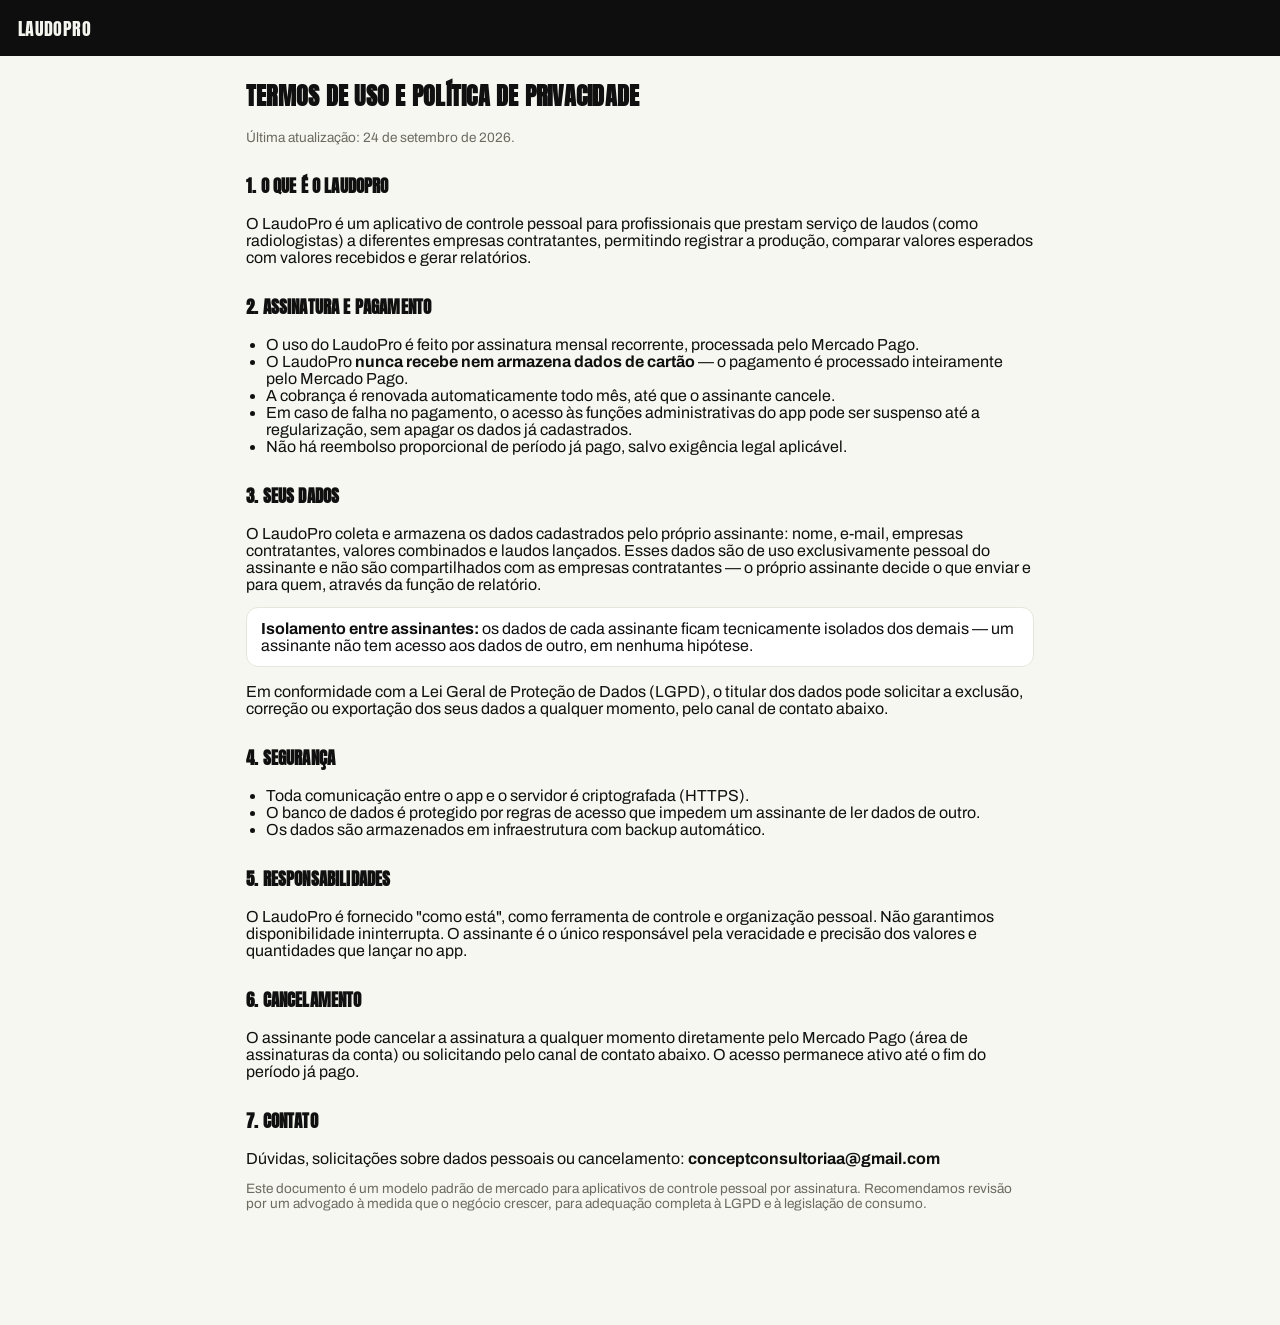
<file: termos.html>
<!DOCTYPE html>
<html lang="pt-BR">
<head>
<meta charset="UTF-8">
<meta name="viewport" content="width=device-width, initial-scale=1.0">
<title>LaudoPro — Termos de Uso e Privacidade</title>
<link rel="preconnect" href="https://fonts.googleapis.com">
<link rel="preconnect" href="https://fonts.gstatic.com" crossorigin>
<link href="https://fonts.googleapis.com/css2?family=Anton&family=Archivo:wght@500;600;700;800&display=swap" rel="stylesheet">
<link rel="stylesheet" href="style.css">
</head>
<body>
<div id="app">

  <header class="topbar">
    <div class="brand"><span class="brand-name">LaudoPro</span></div>
  </header>

  <main class="content" style="max-width:820px;">
    <h1>Termos de Uso e Política de Privacidade</h1>
    <p class="hint">Última atualização: 24 de setembro de 2026.</p>

    <h2>1. O que é o LaudoPro</h2>
    <p style="margin-bottom:14px;">O LaudoPro é um aplicativo de controle pessoal para profissionais que prestam serviço de laudos (como radiologistas) a diferentes empresas contratantes, permitindo registrar a produção, comparar valores esperados com valores recebidos e gerar relatórios.</p>

    <h2>2. Assinatura e pagamento</h2>
    <ul style="margin-bottom:14px; padding-left:20px;">
      <li>O uso do LaudoPro é feito por assinatura mensal recorrente, processada pelo Mercado Pago.</li>
      <li>O LaudoPro <strong>nunca recebe nem armazena dados de cartão</strong> — o pagamento é processado inteiramente pelo Mercado Pago.</li>
      <li>A cobrança é renovada automaticamente todo mês, até que o assinante cancele.</li>
      <li>Em caso de falha no pagamento, o acesso às funções administrativas do app pode ser suspenso até a regularização, sem apagar os dados já cadastrados.</li>
      <li>Não há reembolso proporcional de período já pago, salvo exigência legal aplicável.</li>
    </ul>

    <h2>3. Seus dados</h2>
    <p style="margin-bottom:14px;">O LaudoPro coleta e armazena os dados cadastrados pelo próprio assinante: nome, e-mail, empresas contratantes, valores combinados e laudos lançados. Esses dados são de uso exclusivamente pessoal do assinante e não são compartilhados com as empresas contratantes — o próprio assinante decide o que enviar e para quem, através da função de relatório.</p>
    <div class="list-item" style="display:block; margin-bottom:14px;">
      <strong>Isolamento entre assinantes:</strong> os dados de cada assinante ficam tecnicamente isolados dos demais — um assinante não tem acesso aos dados de outro, em nenhuma hipótese.
    </div>
    <p style="margin-bottom:14px;">Em conformidade com a Lei Geral de Proteção de Dados (LGPD), o titular dos dados pode solicitar a exclusão, correção ou exportação dos seus dados a qualquer momento, pelo canal de contato abaixo.</p>

    <h2>4. Segurança</h2>
    <ul style="margin-bottom:14px; padding-left:20px;">
      <li>Toda comunicação entre o app e o servidor é criptografada (HTTPS).</li>
      <li>O banco de dados é protegido por regras de acesso que impedem um assinante de ler dados de outro.</li>
      <li>Os dados são armazenados em infraestrutura com backup automático.</li>
    </ul>

    <h2>5. Responsabilidades</h2>
    <p style="margin-bottom:14px;">O LaudoPro é fornecido "como está", como ferramenta de controle e organização pessoal. Não garantimos disponibilidade ininterrupta. O assinante é o único responsável pela veracidade e precisão dos valores e quantidades que lançar no app.</p>

    <h2>6. Cancelamento</h2>
    <p style="margin-bottom:14px;">O assinante pode cancelar a assinatura a qualquer momento diretamente pelo Mercado Pago (área de assinaturas da conta) ou solicitando pelo canal de contato abaixo. O acesso permanece ativo até o fim do período já pago.</p>

    <h2>7. Contato</h2>
    <p style="margin-bottom:14px;">Dúvidas, solicitações sobre dados pessoais ou cancelamento: <strong>conceptconsultoriaa@gmail.com</strong></p>

    <p class="hint">Este documento é um modelo padrão de mercado para aplicativos de controle pessoal por assinatura. Recomendamos revisão por um advogado à medida que o negócio crescer, para adequação completa à LGPD e à legislação de consumo.</p>
  </main>
</div>
</body>
</html>
</file>
<file: style.css>
/* ===========================================================
   VitrinePro — identidade visual Concept.OS
   Fundo claro + cartões escuros, verde-limão como destaque,
   Anton (títulos) + Archivo (texto), mobile-first.
   =========================================================== */

:root{
  --bg:#F7F7F1;
  --surface:#FFFFFF;
  --surface-2:#F0F0E8;
  --ink:#101010;
  --ink-invert:#F5F5EF;
  --muted:#6B6B62;
  --line:#E6E6DC;
  --lime:#2E86FF;
  --lime-ink:#F5F5EF;
  --danger:#C0392B;
  --shadow: rgba(16,16,16,0.10);
  --dark-bg:#0E0E0E;
  --dark-surface:#1A1A1A;
  --dark-line:#2A2A26;
  --dark-muted:#8C8C82;
}
@media (prefers-color-scheme: dark){
  :root:not([data-theme="light"]){
    --bg:#101010; --surface:#1B1B1B; --surface-2:#222220; --ink:#F5F5EF; --ink-invert:#101010;
    --muted:#9A9A8E; --line:#2B2B27; --lime:#2E86FF; --lime-ink:#F5F5EF; --shadow: rgba(0,0,0,0.5);
  }
}
:root[data-theme="dark"]{
  --bg:#101010; --surface:#1B1B1B; --surface-2:#222220; --ink:#F5F5EF; --ink-invert:#101010;
  --muted:#9A9A8E; --line:#2B2B27; --lime:#2E86FF; --lime-ink:#F5F5EF; --shadow: rgba(0,0,0,0.5);
}
:root[data-theme="light"]{
  --bg:#F7F7F1; --surface:#FFFFFF; --surface-2:#F0F0E8; --ink:#101010; --ink-invert:#F5F5EF;
  --muted:#6B6B62; --line:#E6E6DC; --lime:#2E86FF; --lime-ink:#F5F5EF; --shadow: rgba(16,16,16,0.10);
}

*{box-sizing:border-box;}
html{-webkit-text-size-adjust:100%;}
body{
  margin:0;
  font-family:'Archivo', Arial, sans-serif;
  background:var(--bg);
  color:var(--ink);
}
.hidden{display:none !important;}
a{color:inherit;}
:focus-visible{outline:2px solid var(--lime); outline-offset:2px;}

/* ---------- TOPBAR ---------- */
.topbar{
  background:var(--dark-bg);
  color:var(--ink-invert);
  padding:14px 18px;
  display:flex;
  flex-wrap:wrap;
  gap:14px;
  align-items:center;
  justify-content:space-between;
  position:sticky; top:0; z-index:30;
}
.brand{display:flex;align-items:center;gap:10px;}
.brand-logo{height:30px;width:30px;object-fit:cover;border-radius:8px;background:var(--lime);}
.brand-logo.hidden{display:none;}
.brand-name{font-family:'Anton', Arial, sans-serif; font-size:1.15rem; letter-spacing:0.02em; text-transform:uppercase;}

.tabs{display:flex;flex-wrap:wrap;gap:6px;}
.tab-btn{
  background:transparent;
  border:1px solid rgba(245,245,239,0.18);
  color:var(--dark-muted);
  padding:9px 14px;
  border-radius:999px;
  cursor:pointer;
  font-family:'Archivo', sans-serif;
  font-weight:700;
  font-size:0.78rem;
  letter-spacing:0.02em;
  text-transform:uppercase;
  white-space:nowrap;
}
.tab-btn:hover{border-color:var(--lime); color:var(--ink-invert);}
.tab-btn.active{background:var(--lime); color:var(--lime-ink); border-color:var(--lime);}
.tab-badge{
  display:inline-block; min-width:18px; padding:1px 6px; margin-left:4px;
  border-radius:999px; background:var(--danger); color:#fff;
  font-size:0.68rem; font-weight:800; line-height:1.4;
}
.tab-btn.active .tab-badge{background:var(--lime-ink); color:var(--lime);}
#logoutBtn{border-color:rgba(192,57,43,0.5); color:#E8998C;}
#logoutBtn:hover{border-color:var(--danger); color:#fff;}

/* ---------- LAYOUT ---------- */
.content{padding:22px 16px 100px; max-width:1100px; margin:0 auto;}
.tab-panel{display:none;}
.tab-panel.active{display:block;}

h1{font-family:'Anton', Arial, sans-serif; font-size:1.5rem; text-transform:uppercase; letter-spacing:0.01em; margin:0 0 16px;}
h2{font-family:'Anton', Arial, sans-serif; font-size:1.05rem; text-transform:uppercase; letter-spacing:0.01em; margin-top:28px; margin-bottom:12px;}

/* ---------- CARDS / STATS ---------- */
.cards{display:grid; grid-template-columns:repeat(auto-fit,minmax(150px,1fr)); gap:12px; margin-bottom:26px;}
.card{background:var(--surface); border:1px solid var(--line); border-radius:14px; padding:16px; display:flex; flex-direction:column; gap:6px;}
.card-label{color:var(--muted); font-size:0.7rem; font-weight:700; letter-spacing:0.04em; text-transform:uppercase;}
.card-value{font-family:'Anton', Arial, sans-serif; font-size:1.7rem; letter-spacing:0.01em;}

/* ---------- FORMS ---------- */
.form-grid{display:grid; grid-template-columns:repeat(auto-fit,minmax(220px,1fr)); gap:14px; background:var(--surface); border:1px solid var(--line); padding:18px; border-radius:14px;}
.form-grid label{display:flex; flex-direction:column; gap:6px; font-size:0.78rem; font-weight:700; text-transform:uppercase; letter-spacing:0.03em; color:var(--muted);}
.form-grid input, .form-grid select{padding:12px 12px; border:1px solid var(--line); border-radius:8px; font-size:1rem; font-family:'Archivo',sans-serif; background:var(--bg); color:var(--ink); min-height:44px;}
.form-grid button{grid-column:1 / -1;}

.form-inline{display:flex; flex-wrap:wrap; gap:10px; margin-bottom:16px; align-items:center;}
.form-inline input{padding:11px 12px; border:1px solid var(--line); border-radius:8px; min-height:44px; background:var(--surface); color:var(--ink); font-family:'Archivo',sans-serif;}

/* ---------- BUTTONS ---------- */
.btn-primary{
  background:var(--lime); color:var(--lime-ink); border:none;
  padding:13px 20px; border-radius:10px; cursor:pointer; min-height:46px;
  font-family:'Archivo',sans-serif; font-weight:800; font-size:0.9rem; letter-spacing:0.02em; text-transform:uppercase;
}
.btn-primary:hover{filter:brightness(0.94);}
.btn-secondary{
  background:transparent; color:var(--ink); border:1.5px solid var(--line);
  padding:9px 14px; border-radius:8px; cursor:pointer; font-size:0.78rem; font-weight:700;
  text-transform:uppercase; letter-spacing:0.02em; font-family:'Archivo',sans-serif;
}
.btn-secondary:hover{border-color:var(--ink);}
.btn-danger{
  background:transparent; color:var(--danger); border:1.5px solid rgba(192,57,43,0.4);
  padding:9px 14px; border-radius:8px; cursor:pointer; font-size:0.78rem; font-weight:700;
  text-transform:uppercase; letter-spacing:0.02em; font-family:'Archivo',sans-serif;
}
.btn-danger:hover{border-color:var(--danger);}
.btn-whats{
  background:#25D366; color:#0A2E1B; border:none;
  padding:9px 14px; border-radius:8px; cursor:pointer; font-size:0.78rem; font-weight:800;
  text-transform:uppercase; letter-spacing:0.02em; text-decoration:none; display:inline-block;
  font-family:'Archivo',sans-serif;
}

/* ---------- AGENDAMENTOS ---------- */
.appointment-list{display:flex; flex-direction:column; gap:8px; margin-top:12px;}
.appointment-item{
  background:var(--surface); border:1px solid var(--line); border-radius:12px; padding:12px 14px;
  display:flex; flex-wrap:wrap; gap:10px; align-items:center; justify-content:space-between;
}
.appointment-item .dot{width:9px;height:9px;border-radius:50%;display:inline-block;margin-right:6px;}
.row-actions{display:flex; gap:8px; flex-wrap:wrap;}

.status-badge{
  padding:4px 10px; border-radius:999px; font-size:0.65rem; font-weight:800;
  letter-spacing:0.04em; text-transform:uppercase; font-family:'Archivo',sans-serif;
}
.status-pendente{background:transparent; border:1px solid var(--line); color:var(--muted);}
.status-pago{background:var(--lime); color:var(--lime-ink);}
.status-cancelado{background:transparent; border:1px solid rgba(192,57,43,0.4); color:var(--danger);}

/* ---------- CALENDÁRIO ---------- */
.calendar-controls{display:flex; align-items:center; gap:12px; margin:14px 0;}
.calendar-controls button{background:var(--surface); border:1px solid var(--line); border-radius:8px; padding:8px 14px; cursor:pointer; min-height:40px; font-family:'Archivo',sans-serif;}
.calendar-controls span{font-family:'Anton',sans-serif; text-transform:uppercase; font-size:0.95rem;}
.calendar-grid{display:grid; grid-template-columns:repeat(7,1fr); gap:5px;}
.cal-daylabel{text-align:center; font-size:0.68rem; color:var(--muted); font-weight:800; text-transform:uppercase;}
.cal-day{background:var(--surface); border:1px solid var(--line); border-radius:10px; min-height:64px; padding:6px; cursor:pointer; display:flex; flex-direction:column; gap:4px;}
.cal-day.empty{background:transparent; border:none; cursor:default;}
.cal-day:hover{border-color:var(--lime);}
.cal-day.selected{border:2px solid var(--lime); background:color-mix(in srgb, var(--lime) 12%, var(--surface));}
.cal-daynum{font-size:0.78rem; font-weight:700;}
.cal-dots{display:flex; flex-wrap:wrap; gap:3px;}
.cal-dots span{width:7px;height:7px;border-radius:50%;}

/* ---------- LISTAS ---------- */
.list{display:flex; flex-direction:column; gap:8px; margin-top:12px;}
.list-item{background:var(--surface); border:1px solid var(--line); border-radius:12px; padding:12px 14px; display:flex; justify-content:space-between; align-items:center; gap:10px; flex-wrap:wrap;}
.list-item code{word-break:break-all; font-size:0.82rem; background:var(--surface-2); padding:4px 8px; border-radius:6px;}

/* ---------- RELATÓRIO ---------- */
.filters select{padding:10px 12px; border-radius:8px; border:1px solid var(--line); background:var(--surface); color:var(--ink); font-family:'Archivo',sans-serif; min-height:42px;}
.report-table{width:100%; border-collapse:collapse; margin-top:14px; background:var(--surface); border-radius:12px; overflow:hidden;}
.report-table th, .report-table td{border-bottom:1px solid var(--line); padding:10px 12px; font-size:0.82rem; text-align:left;}
.report-table th{background:var(--surface-2); font-weight:800; text-transform:uppercase; font-size:0.7rem; letter-spacing:0.03em; color:var(--muted);}
.report-totals{margin-top:14px; font-size:0.92rem; background:var(--dark-bg); color:var(--ink-invert); padding:14px 16px; border-radius:12px;}
.report-totals span{font-family:'Anton',sans-serif;}

.hint{color:var(--muted); font-size:0.85rem; margin-top:14px;}

.sponsor-banner{display:flex; align-items:center; gap:12px; background:var(--surface); border:1px dashed var(--line); border-radius:12px; padding:10px 14px; margin-bottom:20px;}
.sponsor-banner img{height:28px; width:auto; border-radius:4px;}
.sponsor-banner .label{font-size:0.68rem; text-transform:uppercase; letter-spacing:0.05em; color:var(--muted); font-weight:700;}

.alert-atraso{background:rgba(217,58,58,0.10); border:1px solid #D93A3A; color:var(--ink); border-radius:12px; padding:14px 16px; margin-bottom:20px;}
.alert-atraso strong{color:#D93A3A;}

.ranking-combo{background:var(--surface); border:1px solid var(--line); border-radius:12px; padding:14px 16px; margin-bottom:10px;}
.ranking-combo .rk-title{font-weight:800; text-transform:uppercase; font-size:0.78rem; letter-spacing:0.03em; color:var(--muted);}
.ranking-combo .rk-row{display:flex; justify-content:space-between; padding:6px 0; border-top:1px solid var(--line); font-size:0.92rem;}
.ranking-combo .rk-row:first-of-type{border-top:none; margin-top:8px;}
.ranking-combo .rk-row.rk-best{font-weight:800; color:var(--lime-ink); background:var(--lime); margin:8px -16px 0; padding:8px 16px; border-radius:8px; border-top:none;}

#printArea{display:none;}
.print-report{padding:40px; font-family:Arial,sans-serif; color:#000; white-space:pre-wrap; font-size:14px; line-height:1.5;}
.print-report h1{font-size:20px; margin-bottom:4px;}
.print-report h2{font-size:16px; font-weight:600; margin-top:0; color:#333;}
@media print{
  body.printing #app{display:none;}
  body.printing #printArea{display:block;}
}

/* ---------- LOGIN / SIGNUP ---------- */
.auth-body{
  min-height:100vh; display:flex; align-items:center; justify-content:center;
  background:var(--dark-bg); padding:20px;
}
.auth-wrap{
  display:flex; align-items:stretch; justify-content:center;
  width:100%; max-width:860px; border-radius:18px; overflow:hidden;
  box-shadow:0 30px 60px -20px rgba(0,0,0,0.6);
}
.auth-photo{
  flex:1 1 46%; min-height:560px; position:relative;
  background:#0A1E3D url('https://images.unsplash.com/photo-1763198302249-db661c45bf7d?auto=format&fit=crop&w=900&q=80') center/cover no-repeat;
}
.auth-photo::after{
  content:""; position:absolute; inset:0;
  background:linear-gradient(180deg, rgba(16,16,16,0) 35%, rgba(16,16,16,0.82) 100%);
}
.auth-photo-caption{
  position:absolute; left:26px; right:26px; bottom:24px; color:#fff; z-index:1;
  font-family:'Anton',sans-serif; font-size:1.4rem; text-transform:uppercase; line-height:1.15;
}
.auth-card{
  background:var(--surface); color:var(--ink); border-radius:18px; padding:32px;
  width:100%; max-width:400px; box-shadow:0 30px 60px -20px rgba(0,0,0,0.6);
}
.auth-wrap .auth-card{ border-radius:0; box-shadow:none; flex:1 1 54%; }
@media (max-width:760px){
  .auth-photo{display:none;}
  .auth-wrap{box-shadow:none; max-width:400px;}
  .auth-wrap .auth-card{border-radius:18px; box-shadow:0 30px 60px -20px rgba(0,0,0,0.6);}
}
.auth-card h1{font-family:'Anton',sans-serif; color:var(--ink); font-size:1.8rem; margin-bottom:6px; text-transform:uppercase;}
.auth-form{display:flex; flex-direction:column; gap:12px; margin-top:14px;}
.auth-form label{display:flex; flex-direction:column; gap:5px; font-size:0.75rem; font-weight:700; text-transform:uppercase; letter-spacing:0.03em; color:var(--muted);}
.auth-form input{padding:12px; border:1px solid var(--line); border-radius:8px; font-size:1rem; min-height:44px; font-family:'Archivo',sans-serif; background:var(--bg); color:var(--ink);}
.auth-card hr{border:none; border-top:1px solid var(--line); margin:22px 0;}

/* ---------- MOBILE ---------- */
@media (max-width:760px){
  body{padding-bottom:76px;}
  .topbar{padding:12px 14px;}
  .tabs{
    position:fixed; left:0; right:0; bottom:0; z-index:40;
    background:var(--dark-bg); padding:10px 10px calc(10px + env(safe-area-inset-bottom));
    overflow-x:auto; flex-wrap:nowrap; gap:8px; border-top:1px solid rgba(245,245,239,0.1);
  }
  .tab-btn{flex:none;}
  #logoutBtn{margin-left:auto;}
  .content{padding:18px 14px 24px;}
  .cards{grid-template-columns:repeat(2,1fr);}
}
</file>
